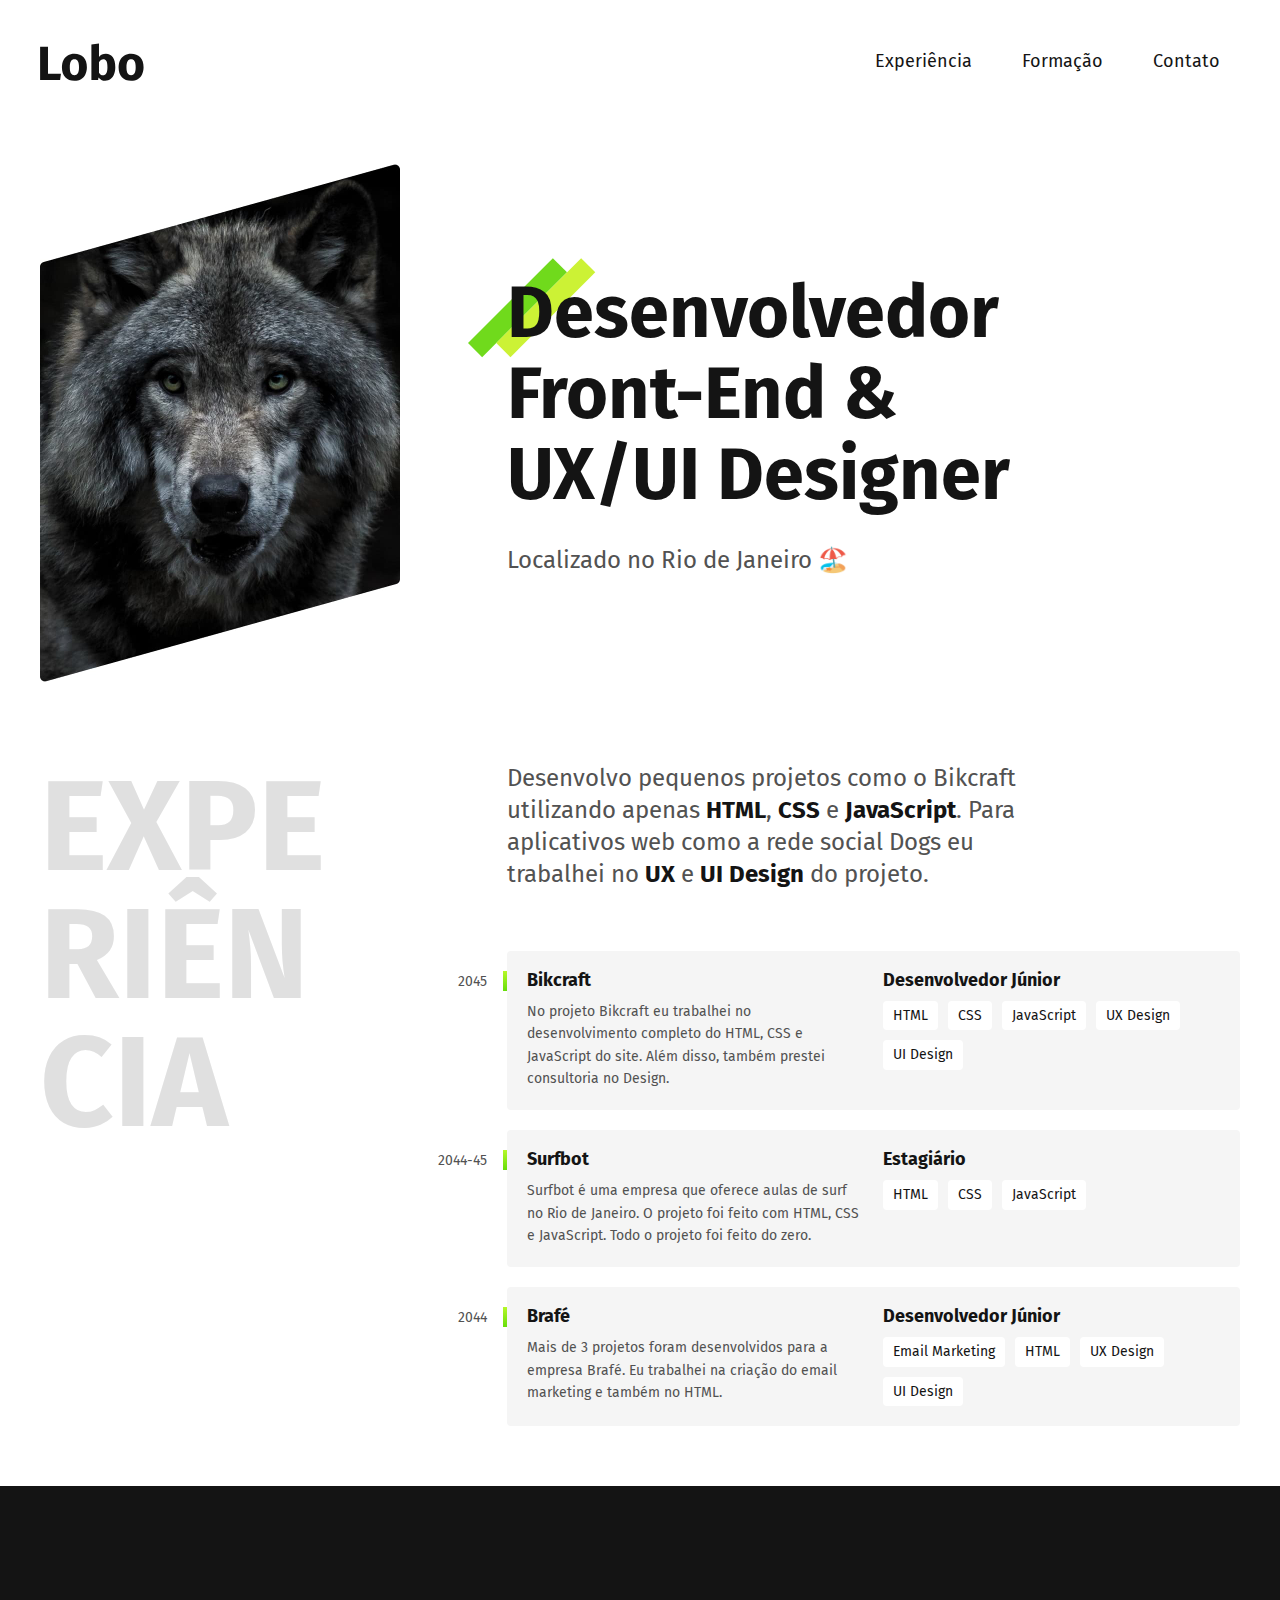
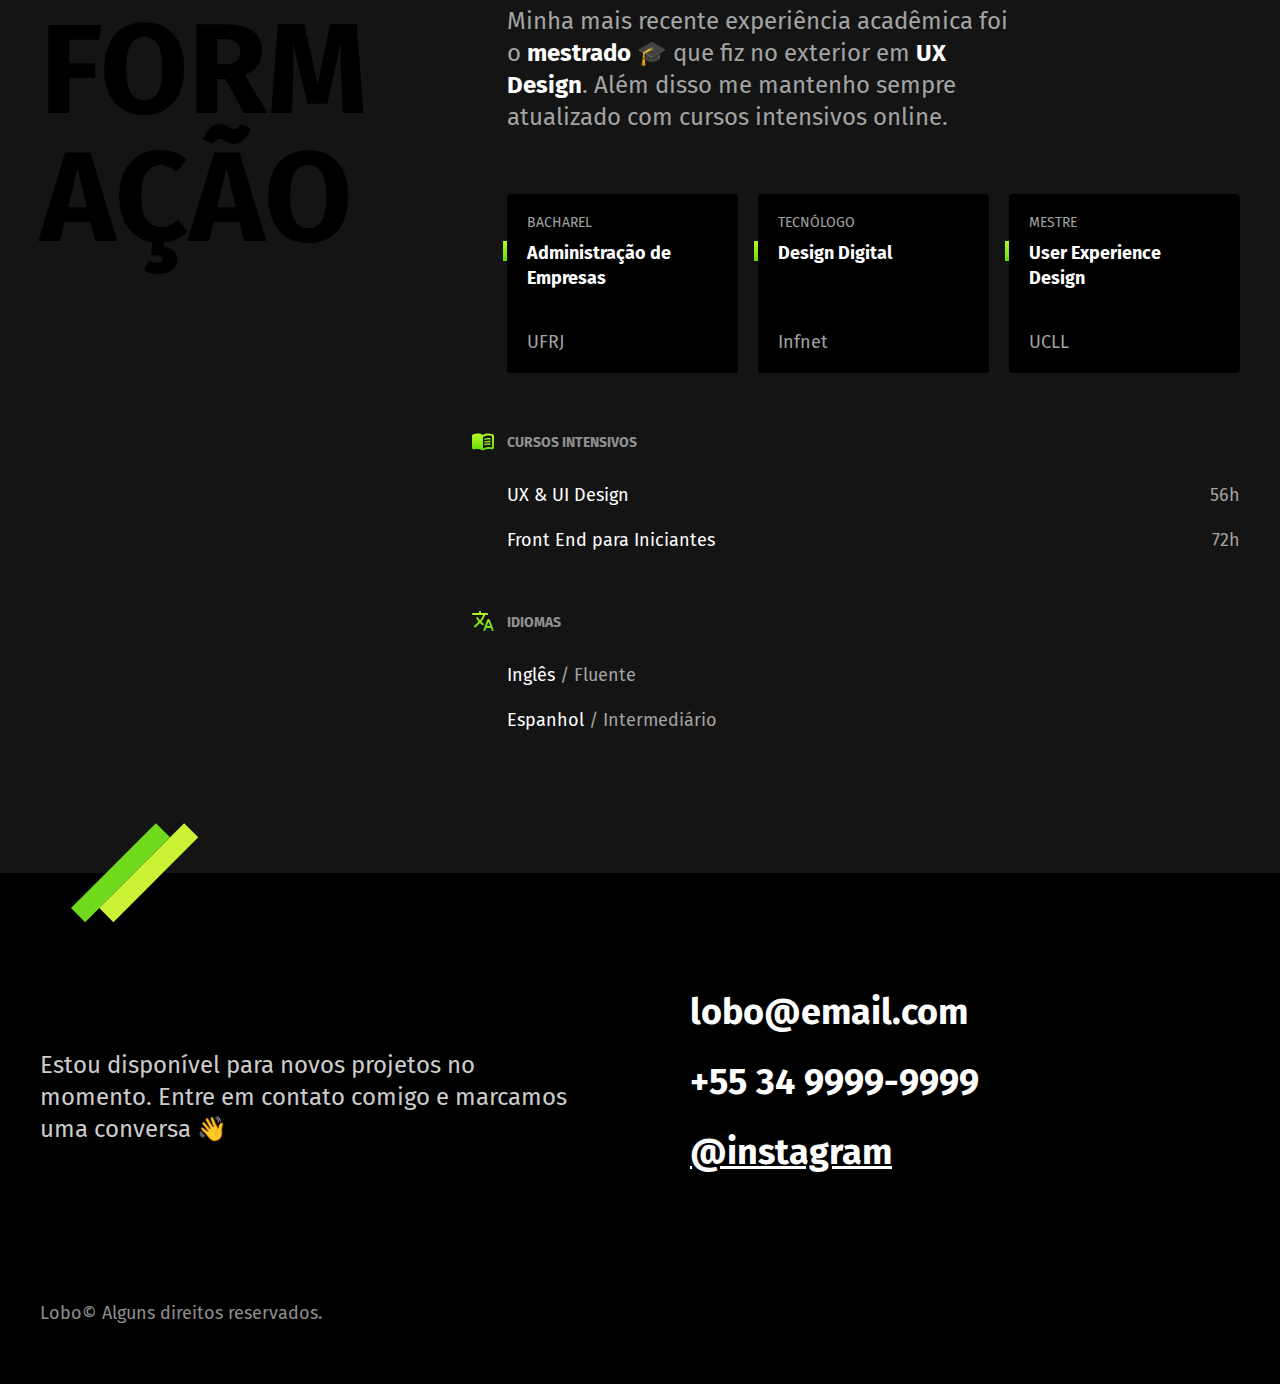
<file: index.html>
<!DOCTYPE html>
<html lang="pt-br">

<head>
  <meta charset="UTF-8">
  <meta http-equiv="X-UA-Compatible" content="IE=edge">
  <meta name="viewport" content="width=device-width, initial-scale=1.0">
  <meta name="description" content="Desenvolvedor Front-End / UX & UI Designer / Localizado no Rio de Janeiro">
  <title>Álvaro - Front-end developer</title>

  <!-- CSS -->
  <link rel="stylesheet" href="./css/style.min.css">

  <!-- Favicon -->
  <link rel="icon" href="./favicon.svg" type="image/svg+xml">

  <!-- Fonts -->
  <link rel="preconnect" href="https://fonts.googleapis.com">
  <link rel="preconnect" href="https://fonts.gstatic.com" crossorigin>
  <link href="https://fonts.googleapis.com/css2?family=Fira+Sans:wght@400;700&display=swap" rel="stylesheet">
</head>

<body>
  <header class="header">
    <img src="./img/marca.svg" alt="Lobo" width="104px" heigth="38px">
    <nav>
      <ul class="header-menu">
        <li><a href="#experiencia">Experiência</a></li>
        <li><a href="#formacao">Formação</a></li>
        <li><a href="#contato">Contato</a></li>
      </ul>
    </nav>
  </header>

  <main class="introducao">
    <img src="./img/perfil.jpg" alt="Lobo Cinza" width="360px" height="520px">
    <div>
      <h1>Desenvolvedor<br>Front-End &<br> UX/UI Designer</h1>
      <p>Localizado no Rio de Janeiro 🏖️</p>
    </div>
  </main>

  <section class="experiencia" id="experiencia" aria-label="Experiência">
    <h1 class="subtitulo">Experiência</h1>
    <div>
      <p class="experiencia-texto">
        Desenvolvo pequenos projetos como o Bikcraft utilizando apenas <strong>HTML</strong>, <strong>CSS</strong> e <strong>JavaScript</strong>. Para aplicativos web como a rede social Dogs eu trabalhei no <strong>UX</strong> e <strong>UI Design</strong> do projeto.
      </p>

      <div class="empresa">
        <span class="empresa-ano">2045</span>
        <h3 class="empresa-titulo">Bikcraft</h3>
        <span class="empresa-titulo">Desenvolvedor Júnior</span>
        <p class="empresa-texto">
          No projeto Bikcraft eu trabalhei no desenvolvimento completo do HTML, CSS e JavaScript do site. Além disso, também prestei consultoria no Design.
        </p>
        <ul class="empresa-habilidades">
          <li>HTML</li>
          <li>CSS</li>
          <li>JavaScript</li>
          <li>UX Design</li>
          <li>UI Design</li>
        </ul>
      </div>

      <div class="empresa">
        <span class="empresa-ano">2044-45</span>
        <h3 class="empresa-titulo">Surfbot</h3>
        <span class="empresa-titulo">Estagiário</span>
        <p class="empresa-texto">
          Surfbot é uma empresa que oferece aulas de surf no Rio de Janeiro. O projeto foi feito com HTML, CSS e JavaScript. Todo o projeto foi feito do zero.
        </p>
        <ul class="empresa-habilidades">
          <li>HTML</li>
          <li>CSS</li>
          <li>JavaScript</li>
        </ul>
      </div>

      <div class="empresa">
        <span class="empresa-ano">2044</span>
        <h3 class="empresa-titulo">Brafé</h3>
        <span class="empresa-titulo">Desenvolvedor Júnior</span>
        <p class="empresa-texto">
          Mais de 3 projetos foram desenvolvidos para a empresa Brafé. Eu trabalhei na criação do email marketing e também no HTML.
        </p>
        <ul class="empresa-habilidades">
          <li>Email Marketing</li>
          <li>HTML</li>
          <li>UX Design</li>
          <li>UI Design</li>
        </ul>
      </div>

    </div>
  </section>

  <section class="formacao" id="formacao" aria-label="Formação">
    <div class="formacao-container">
      <h1 class="subtitulo">
        Formação
      </h1>
      <div>
        <div class="formacao-texto">
          Minha mais recente experiência acadêmica foi o <strong>mestrado</strong> 🎓 que fiz no exterior em <strong>UX Design</strong>. Além disso me mantenho sempre atualizado com cursos intensivos online.
        </div>

        <ul class="faculdade-lista">
          <li class="faculdade">
            <span class="faculdade-tipo">Bacharel</span>
            <h3 class="faculdade-curso">Administração de Empresas</h3>
            <span class="faculdade-instituicao">UFRJ</span>
          </li>

          <li class="faculdade">
            <span class="faculdade-tipo">Tecnólogo</span>
            <h3 class="faculdade-curso">Design Digital</h3>
            <span class="faculdade-instituicao">Infnet</span>
          </li>

          <li class="faculdade">
            <span class="faculdade-tipo">Mestre</span>
            <h3 class="faculdade-curso">User Experience Design</h3>
            <span class="faculdade-instituicao">UCLL</span>
          </li>
        </ul>

        <div class="formacao-extra">
          <div class="cursos">
            <h3>Cursos intensivos</h3>
            <ul>
              <li>UX & UI Design <span>56h</span> </li>
              <li>Front End para Iniciantes <span>72h</span> </li>
            </ul>
          </div>

          <div class="idiomas">
            <h3>Idiomas</h3>
            <ul>
              <li>Inglês <span>/ Fluente</span> </li>
              <li>Espanhol <span>/ Intermediário</span> </li>
            </ul>
          </div>
        </div>
      </div>
    </div>
  </section>

  <footer class="footer" id="contato">
    <div class="footer-container">
      <p class="footer-texto">
        Estou disponível para novos projetos no momento. Entre em contato comigo e marcamos uma conversa 👋
      </p>
      <ul class="footer-contato">
        <li>lobo@email.com</li>
        <li>+55 34 9999-9999</li>
        <li><a href="/">@instagram</a></li>
      </ul>
      <p class="footer-copy">
        Lobo&copy; Alguns direitos reservados.
      </p>
    </div>
  </footer>

</body>

</html>
</file>
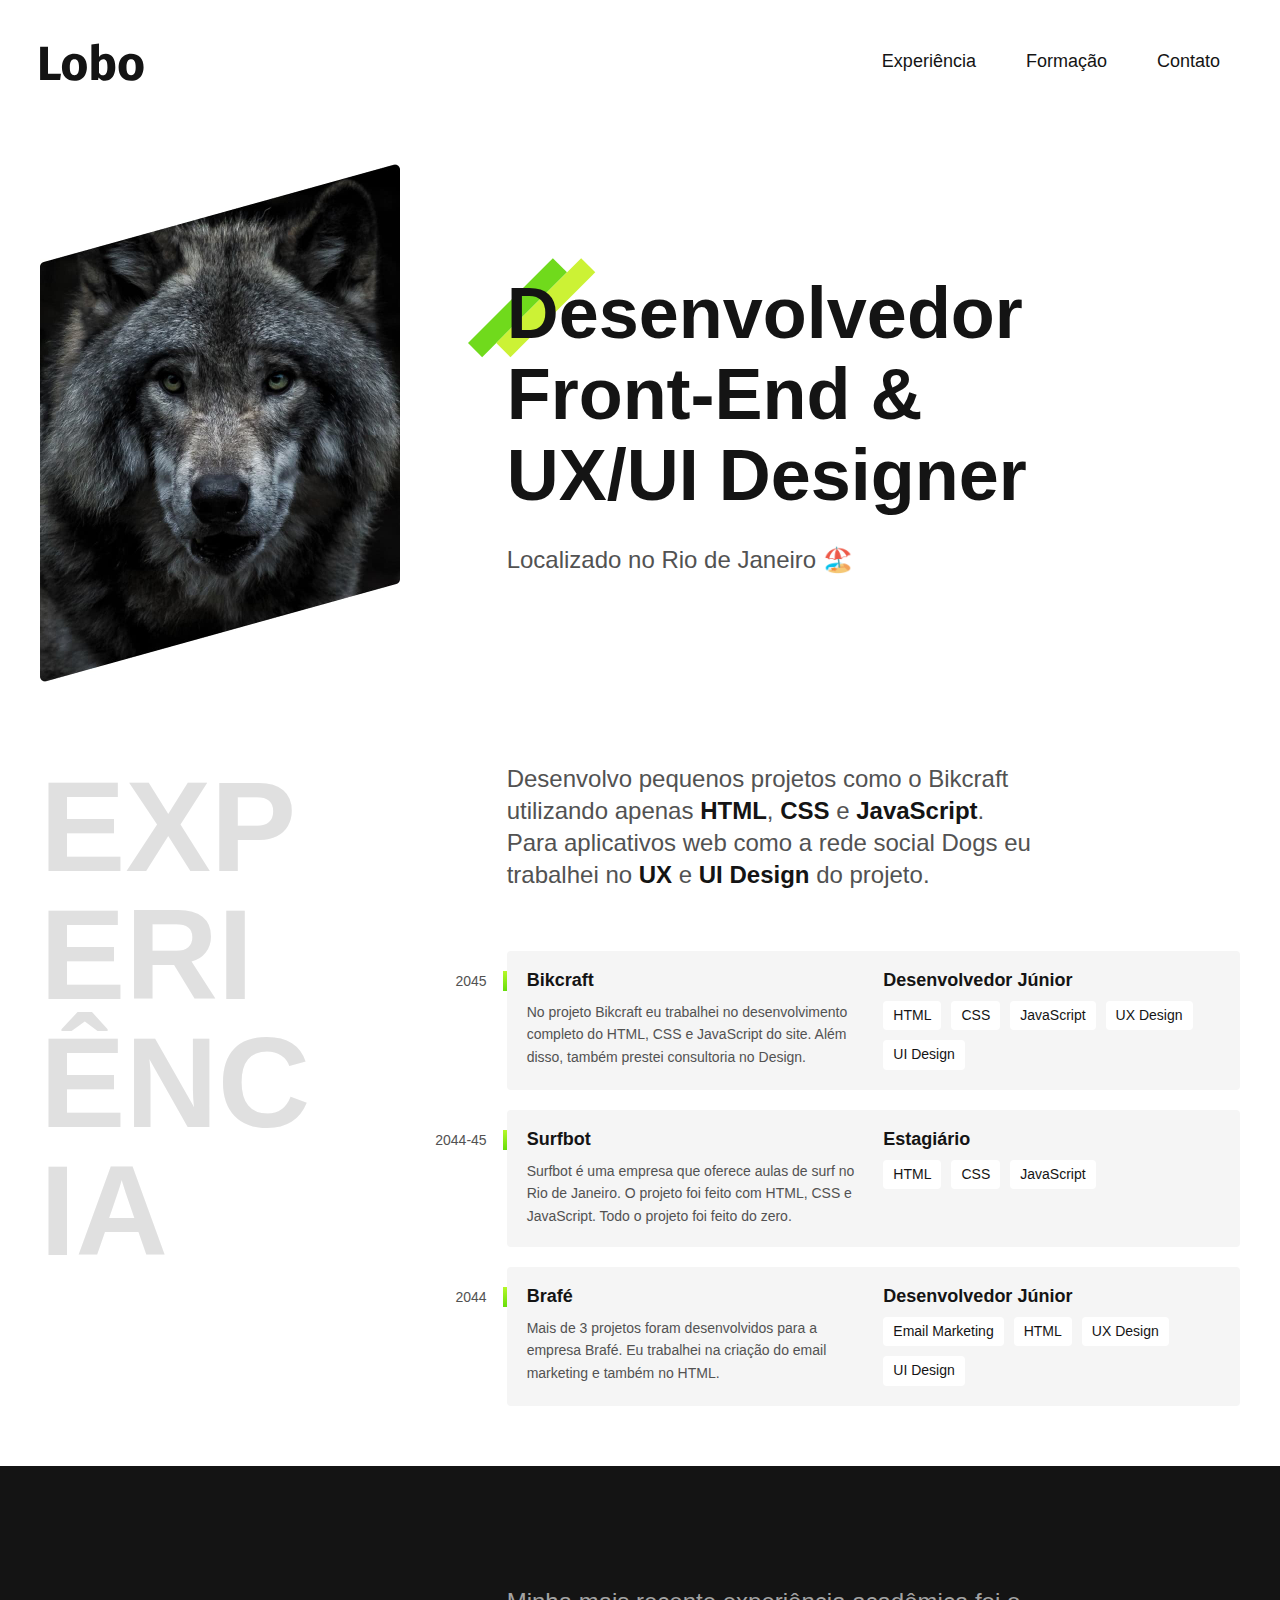
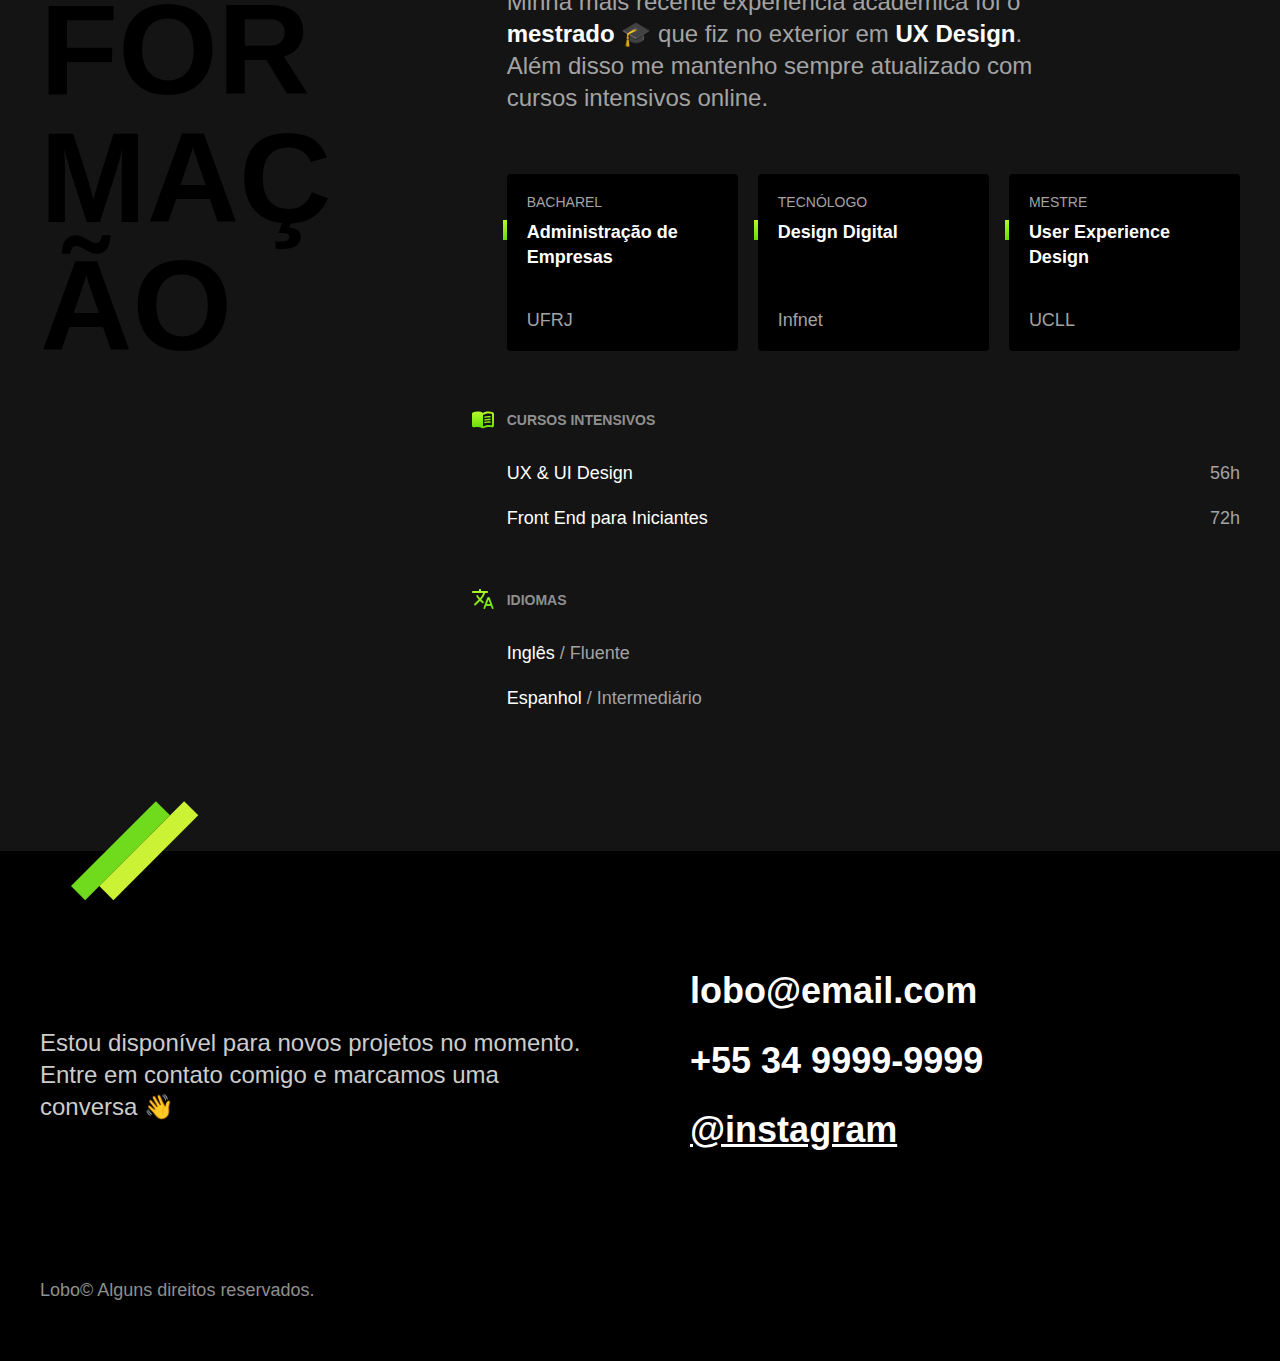
<file: exerc-aula-0701.html>
<!DOCTYPE html>
<html lang="pt-br">

<head>
  <meta charset="UTF-8">
  <meta http-equiv="X-UA-Compatible" content="IE=edge">
  <meta name="viewport" content="width=device-width, initial-scale=1.0">
  <meta name="description" content="Desenvolvedor Front-End / UX & UI Designer / Localizado no Rio de Janeiro">
  <title>Álvaro - Front-end developer</title>
  <link rel="stylesheet" href="./css/style.css">
</head>

<body>
  <header class="header">
    <img src="./img/marca.svg" alt="Lobo" width="104px" heigth="38px">
    <nav>
      <ul class="header-menu">
        <li><a href="#experiencia">Experiência</a></li>
        <li><a href="#formacao">Formação</a></li>
        <li><a href="#contato">Contato</a></li>
      </ul>
    </nav>
  </header>

  <main class="introducao">
    <img src="./img/perfil.jpg" alt="Lobo Cinza" width="360px" height="520px">
    <div>
      <h1>Desenvolvedor<br>Front-End &<br> UX/UI Designer</h1>
      <p>Localizado no Rio de Janeiro 🏖️</p>
    </div>
  </main>

  <section class="experiencia" id="experiencia" aria-label="Experiência">
    <h1 class="subtitulo">Experiência</h1>
    <div>
      <p class="experiencia-texto">
        Desenvolvo pequenos projetos como o Bikcraft utilizando apenas <strong>HTML</strong>, <strong>CSS</strong> e <strong>JavaScript</strong>. Para aplicativos web como a rede social Dogs eu trabalhei no <strong>UX</strong> e <strong>UI Design</strong> do projeto.
      </p>

      <div class="empresa">
        <span class="empresa-ano">2045</span>
        <h3 class="empresa-titulo">Bikcraft</h3>
        <span class="empresa-titulo">Desenvolvedor Júnior</span>
        <p class="empresa-texto">
          No projeto Bikcraft eu trabalhei no desenvolvimento completo do HTML, CSS e JavaScript do site. Além disso, também prestei consultoria no Design.
        </p>
        <ul class="empresa-habilidades">
          <li>HTML</li>
          <li>CSS</li>
          <li>JavaScript</li>
          <li>UX Design</li>
          <li>UI Design</li>
        </ul>
      </div>

      <div class="empresa">
        <span class="empresa-ano">2044-45</span>
        <h3 class="empresa-titulo">Surfbot</h3>
        <span class="empresa-titulo">Estagiário</span>
        <p class="empresa-texto">
          Surfbot é uma empresa que oferece aulas de surf no Rio de Janeiro. O projeto foi feito com HTML, CSS e JavaScript. Todo o projeto foi feito do zero.
        </p>
        <ul class="empresa-habilidades">
          <li>HTML</li>
          <li>CSS</li>
          <li>JavaScript</li>
        </ul>
      </div>

      <div class="empresa">
        <span class="empresa-ano">2044</span>
        <h3 class="empresa-titulo">Brafé</h3>
        <span class="empresa-titulo">Desenvolvedor Júnior</span>
        <p class="empresa-texto">
          Mais de 3 projetos foram desenvolvidos para a empresa Brafé. Eu trabalhei na criação do email marketing e também no HTML.
        </p>
        <ul class="empresa-habilidades">
          <li>Email Marketing</li>
          <li>HTML</li>
          <li>UX Design</li>
          <li>UI Design</li>
        </ul>
      </div>

    </div>
  </section>

  <section class="formacao" id="formacao" aria-label="Formação">
    <div class="formacao-container">
      <h1 class="subtitulo">
        Formação
      </h1>
      <div>
        <div class="formacao-texto">
          Minha mais recente experiência acadêmica foi o <strong>mestrado</strong> 🎓 que fiz no exterior em <strong>UX Design</strong>. Além disso me mantenho sempre atualizado com cursos intensivos online.
        </div>

        <ul class="faculdade-lista">
          <li class="faculdade">
            <span class="faculdade-tipo">Bacharel</span>
            <h3 class="faculdade-curso">Administração de Empresas</h3>
            <span class="faculdade-instituicao">UFRJ</span>
          </li>

          <li class="faculdade">
            <span class="faculdade-tipo">Tecnólogo</span>
            <h3 class="faculdade-curso">Design Digital</h3>
            <span class="faculdade-instituicao">Infnet</span>
          </li>

          <li class="faculdade">
            <span class="faculdade-tipo">Mestre</span>
            <h3 class="faculdade-curso">User Experience Design</h3>
            <span class="faculdade-instituicao">UCLL</span>
          </li>
        </ul>

        <div class="formacao-extra">
          <div class="cursos">
            <h3>Cursos intensivos</h3>
            <ul>
              <li>UX & UI Design <span>56h</span> </li>
              <li>Front End para Iniciantes <span>72h</span> </li>
            </ul>
          </div>

          <div class="idiomas">
            <h3>Idiomas</h3>
            <ul>
              <li>Inglês <span>/ Fluente</span> </li>
              <li>Espanhol <span>/ Intermediário</span> </li>
            </ul>
          </div>
        </div>
      </div>
    </div>
  </section>

  <footer class="footer" id="contato">
    <div class="footer-container">
      <p class="footer-texto">
        Estou disponível para novos projetos no momento. Entre em contato comigo e marcamos uma conversa 👋
      </p>
      <ul class="footer-contato">
        <li>lobo@email.com</li>
        <li>+55 34 9999-9999</li>
        <li><a href="/">@instagram</a></li>
      </ul>
      <p class="footer-copy">
        Lobo&copy; Alguns direitos reservados.
      </p>
    </div>
  </footer>

</body>

</html>
</file>
<file: css/style.css>
@import "./global.css";
@import "./header.css";
@import "./introducao.css";
@import "./experiencia.css";
@import "./formacao.css";
@import "footer.css";
</file>
<file: css/style.min.css>
body{margin:0;font-family:"Fira Sans",Arial,sans-serif;color:#141414}h1,h2,h3,p{margin:0}ul{margin:0;padding:0;list-style:none}img{max-width:100%;height:auto;display:block}.subtitulo{font-size:8rem;line-height:1;text-transform:uppercase;word-break:break-all;max-width:4ch}@media (max-width:800px){.subtitulo{font-size:3rem;text-transform:capitalize;max-width:initial!important}}.header{max-width:1200px;padding:40px 20px;margin:0 auto;display:flex;justify-content:space-between;align-items:center}.header-menu{display:flex;justify-content:center;flex-wrap:wrap;gap:10px}.header-menu a{font-size:1.125rem;line-height:1.3;padding:10px 20px;text-decoration:none;color:#141414;display:block}@media (max-width:800px){.header{padding:20px;flex-direction:column;gap:40px}.header-menu a{background:#f5f5f5;border-radius:4px}}.introducao{max-width:1200px;padding:40px 20px;margin:0 auto;display:grid;grid-template-columns:1fr 2fr;gap:100px;align-items:center}.introducao h1{font-size:4.5rem;line-height:1.125;margin-bottom:30px;position:relative}.introducao h1::before{content:"";display:block;width:130px;height:100px;background:url("../img/detalhe.svg") no-repeat center;position:absolute;top:-15px;left:-40px;z-index:-1}.introducao p{font-size:1.5rem;color:#525252}@media (max-width:1000px){.introducao h1{font-size:3rem}}@media (max-width:800px){.introducao{grid-template-columns:1fr 1fr;gap:40px}.introducao h1{font-size:2rem}.introducao h1::before{width:30px;height:10px;left:0}}@media (max-width:400px){.introducao{grid-template-columns:1fr}.introducao img{display:none}}.experiencia{max-width:1200px;padding:40px 20px;margin:0 auto;display:grid;grid-template-columns:1fr 2fr;gap:100px}.experiencia .subtitulo{color:#e0e0e0}.experiencia-texto{font-size:1.5rem;line-height:1.33;max-width:40ch;margin-bottom:60px;color:#525252}.experiencia strong{color:#141414}.empresa{display:grid;grid-template-columns:1fr 1fr;gap:10px 20px;padding:20px;background:#f5f5f5;margin-bottom:20px;border-radius:4px;position:relative}.empresa::before{content:"";display:block;width:4px;height:20px;background:linear-gradient(#b6f829,#67dd0a);position:absolute;top:20px;left:-4px}.empresa-ano{width:80px;text-align:right;position:absolute;top:22px;left:-100px;color:#525252;font-size:.875rem}.empresa-titulo{font-size:1.125rem;line-height:1.1;font-weight:700}.empresa-texto{font-size:.875rem;line-height:1.4rem;color:#525252}.empresa-habilidades{display:flex;flex-wrap:wrap;gap:10px;align-content:start}.empresa-habilidades li{font-size:.875rem;line-height:1.4;border-radius:4px;background:#fff;padding:5px 10px}@media (max-width:800px){.experiencia{grid-template-columns:1fr;gap:40px}.experiencia .subtitulo{color:#141414}.experiencia-texto{font-size:1.25rem}.empresa-ano{position:initial;order:1;width:initial;text-align:left;color:#141414}}@media (max-width:400px){.empresa{grid-template-columns:1fr}}.formacao{background:#141414;color:#fff}.formacao-container{max-width:1200px;padding:120px 20px;margin:0 auto;display:grid;grid-template-columns:1fr 2fr;gap:100px;position:relative}.formacao-container::after{content:"";display:block;width:130px;height:100px;background:url("../img/detalhe.svg") no-repeat center;position:absolute;left:50px;bottom:-50px}.formacao .subtitulo{color:#000;max-width:5ch}.formacao-texto{font-size:1.5rem;line-height:1.33;max-width:40ch;margin-bottom:60px;color:#a3a3a3}.formacao-texto strong{color:#fff}.faculdade-lista{display:flex;flex-wrap:wrap;gap:20px;margin-bottom:60px}.faculdade{flex:1;background:#000;padding:20px;border-radius:4px;display:flex;flex-direction:column}.faculdade-tipo{font-size:.875rem;text-transform:uppercase;color:#a3a3a3;margin-bottom:10px}.faculdade-curso{flex:1;font-size:1.125rem;line-height:1.4;margin-bottom:40px;position:relative}.faculdade-curso::before{content:"";display:block;width:4px;height:20px;background:linear-gradient(#b6f829,#67dd0a);position:absolute;left:-24px}.faculdade-instituicao{font-size:1.125rem;color:#a3a3a3}.cursos{margin-bottom:60px}.formacao-extra h3{font-size:.875rem;line-height:1.4;color:#8f8f8f;text-transform:uppercase;margin-bottom:30px;position:relative}.formacao-extra h3::before{display:block;content:"";width:24px;height:24px;position:absolute;top:-4px;left:-36px}.cursos h3::before{background:url(../img/cursos.svg) no-repeat center center}.idiomas h3::before{background:url(../img/idiomas.svg) no-repeat center center}.formacao-extra li{font-size:1.125rem;line-height:1.4;margin-bottom:20px}.formacao-extra span{color:#a3a3a3}.cursos li{display:flex;justify-content:space-between}@media (max-width:800px){.formacao-container{grid-template-columns:1fr;padding:60px 20px;gap:40px}.formacao .subtitulo{color:#fff}.formacao-texto{font-size:1.25rem}.formacao-extra h3::before{position:initial;margin-bottom:10px}}.footer{background:#000}.footer-container{max-width:1200px;padding:120px 20px 60px 20px;margin:0 auto;display:grid;grid-template-columns:1fr 1fr;gap:100px;align-items:center}.footer-texto{color:#ccc;font-size:1.5rem;line-height:1.33}.footer-contato li{font-size:2.25rem;font-weight:700;line-height:1.1;color:#fff;margin-bottom:30px}.footer-contato li a{color:#fff}.footer-copy{grid-column:1/-1;font-size:1.125rem;color:#8f8f8f}@media (max-width:800px){.footer-container{grid-template-columns:1fr;gap:40px}.footer-contato li{font-size:1.5rem}}
</file>
